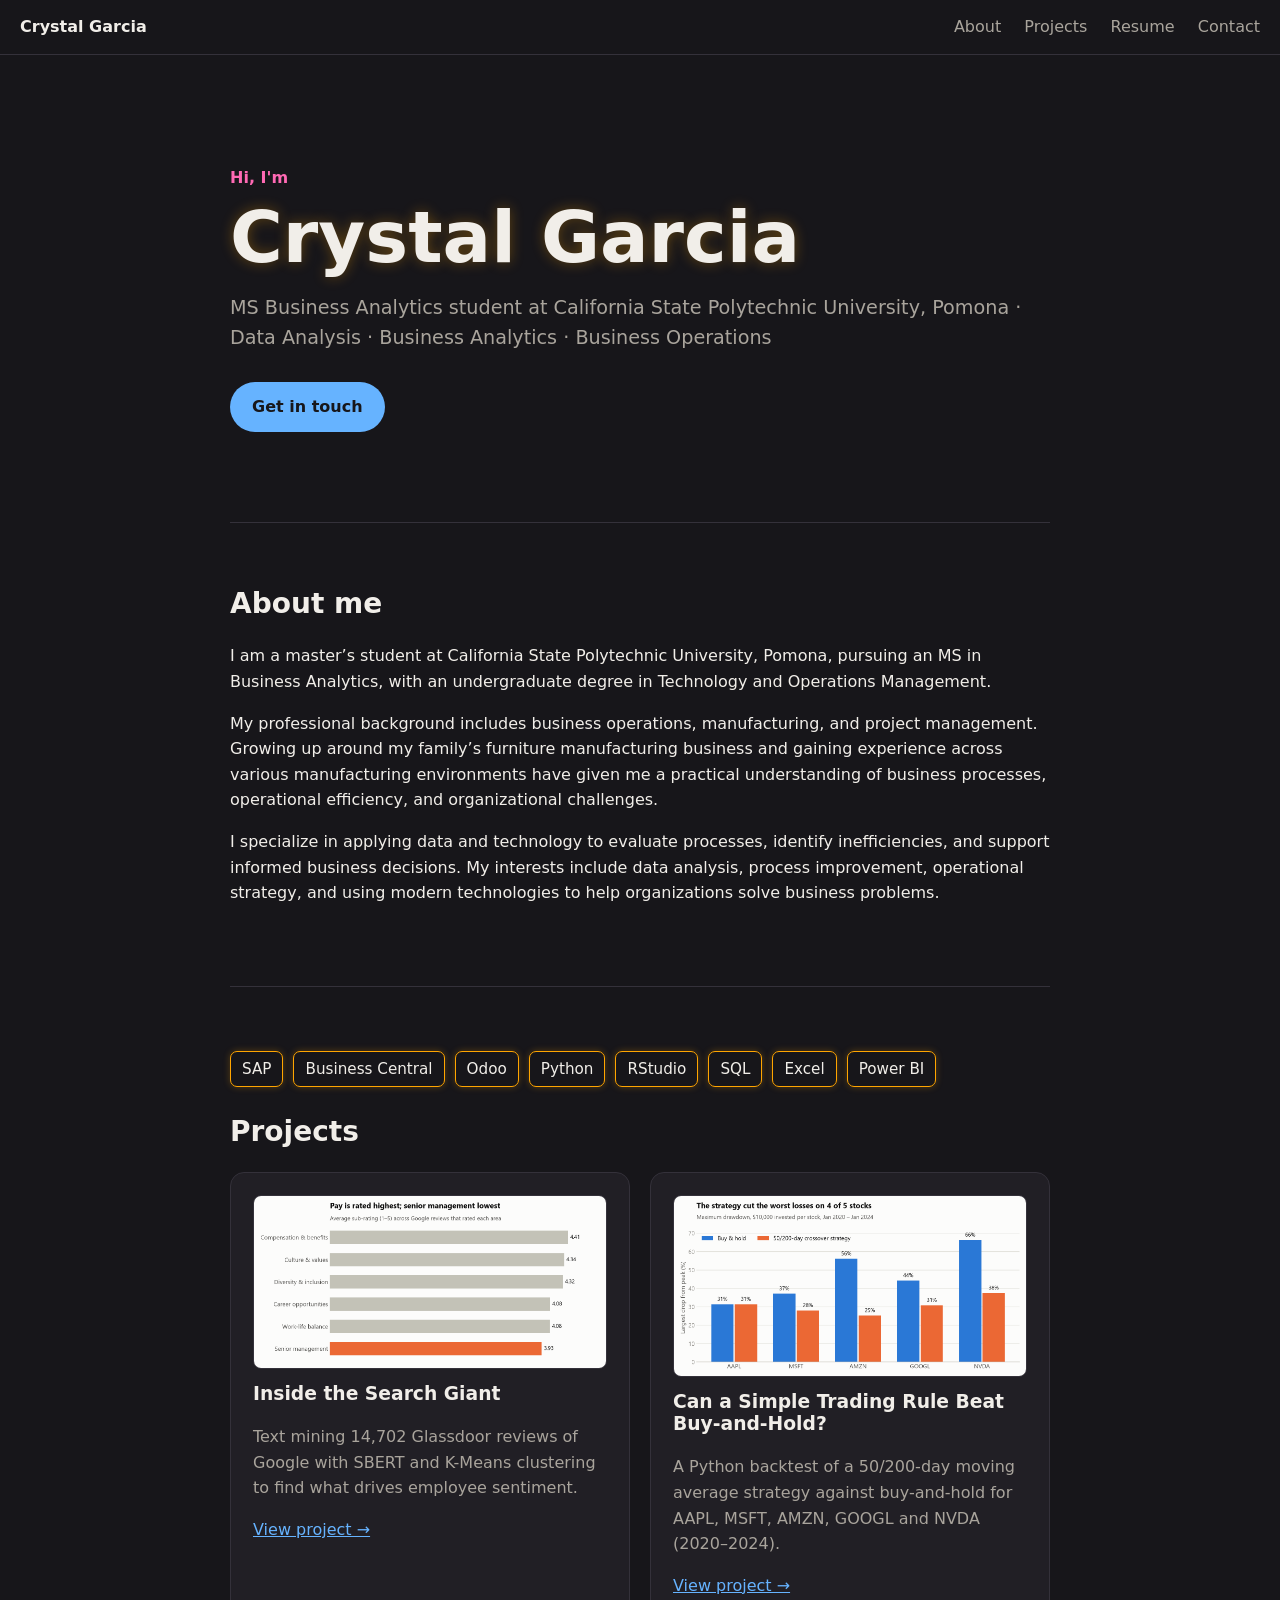
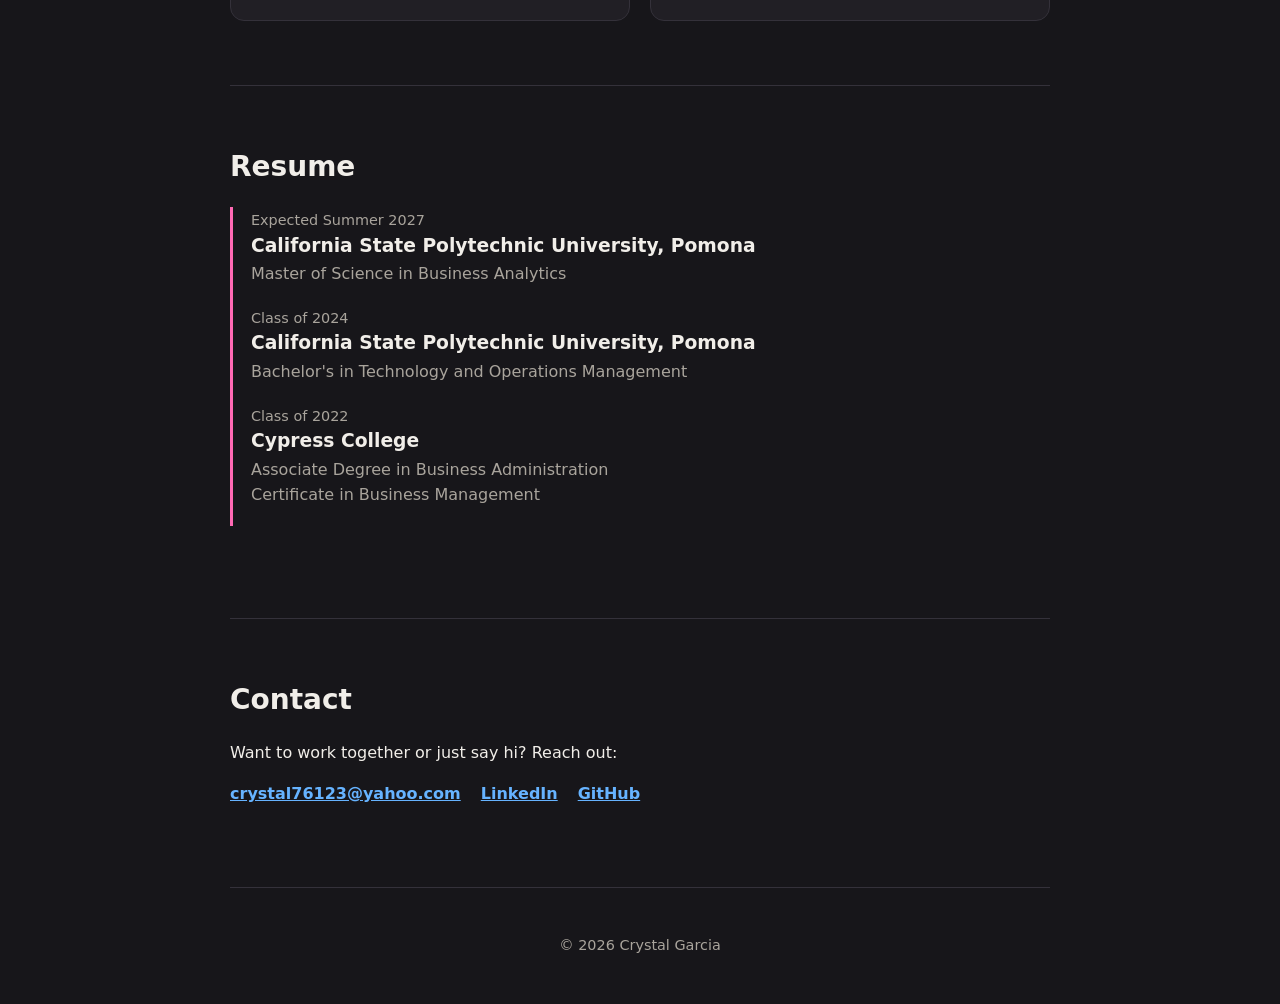
<file: index.html>
<!DOCTYPE html>
<html lang="en">
<head>
  <meta charset="UTF-8">
  <meta name="viewport" content="width=device-width, initial-scale=1.0">
  <!-- The text in the browser tab -->
  <title>Crystal Garcia</title>
  <meta name="description" content="Crystal Garcia: MS Business Analytics student at California State Polytechnic University, Pomona.">
  <link rel="stylesheet" href="style.css?v=20261012-3">
</head>
<body>

  <!-- ============ TOP NAVIGATION ============ -->
  <header class="nav">
    <a class="logo" href="#top">Crystal Garcia</a>
    <nav>
      <a href="#about">About</a>
      <a href="#projects">Projects</a>
      <a href="#resume">Resume</a>
      <a href="#contact">Contact</a>
    </nav>
  </header>

  <main id="top">

    <!-- ============ HERO (the big intro at the top) ============ -->
    <section class="hero">
      <p class="eyebrow">Hi, I'm</p>
      <h1>Crystal Garcia</h1>
      <!-- EDIT ME: a one-line description of yourself -->
      <p class="tagline">MS Business Analytics student at California State Polytechnic University, Pomona &middot; Data Analysis &middot; Business Analytics &middot; Business Operations</p>
      <a class="button" href="#contact">Get in touch</a>
    </section>

    <!-- ============ ABOUT ============ -->
    <section id="about">
      <h2>About me</h2>
      <!-- EDIT ME: write 2–4 sentences about who you are and what you're into -->
      <p>
        I am a master’s student at California State Polytechnic University, Pomona, pursuing an MS in Business Analytics, with an undergraduate degree in Technology and Operations Management.
      </p>
      <p>
        My professional background includes business operations, manufacturing, and project management. Growing up around my family’s furniture manufacturing business and gaining experience across various manufacturing environments have given me a practical understanding of business processes, operational efficiency, and organizational challenges.
      </p>
      <p>
        I specialize in applying data and technology to evaluate processes, identify inefficiencies, and support informed business decisions. My interests include data analysis, process improvement, operational strategy, and using modern technologies to help organizations solve business problems.
      </p>
    </section>

    <!-- ============ PROJECTS ============ -->
    <!-- To add a project: copy one whole <article> ... </article> block and paste it below the others. -->
    <section id="projects">
      <ul class="skill-tags" aria-label="Tools and platforms">
        <li>SAP</li>
        <li>Business Central</li>
        <li>Odoo</li>
        <li>Python</li>
        <li>RStudio</li>
        <li>SQL</li>
        <li>Excel</li>
        <li>Power BI</li>
      </ul>
      <h2>Projects</h2>
      <div class="grid">

        <article class="card">
          <img class="card-img" src="projects/google-reviews/chart_3_subratings.png" alt="Chart of Google employee sub-ratings">
          <h3>Inside the Search Giant</h3>
          <p>Text mining 14,702 Glassdoor reviews of Google with SBERT and K-Means clustering to find what drives employee sentiment.</p>
          <a href="projects/google-reviews/index.html">View project &rarr;</a>
        </article>

        <article class="card">
          <img class="card-img" src="projects/stock-backtest/drawdown_comparison.png" alt="Chart comparing drawdowns of buy-and-hold and a moving average strategy">
          <h3>Can a Simple Trading Rule Beat Buy-and-Hold?</h3>
          <p>A Python backtest of a 50/200-day moving average strategy against buy-and-hold for AAPL, MSFT, AMZN, GOOGL and NVDA (2020–2024).</p>
          <a href="projects/stock-backtest/index.html">View project &rarr;</a>
        </article>

      </div>
    </section>

    <!-- ============ RESUME ============ -->
    <section id="resume">
      <h2>Resume</h2>
      <div class="timeline">
        <div class="item">
          <span class="when">Expected Summer 2027</span>
          <h3>California State Polytechnic University, Pomona</h3>
          <p>Master of Science in Business Analytics</p>
        </div>
        <div class="item">
          <span class="when">Class of 2024</span>
          <h3>California State Polytechnic University, Pomona</h3>
          <p>Bachelor's in Technology and Operations Management</p>
        </div>
        <div class="item">
          <span class="when">Class of 2022</span>
          <h3>Cypress College</h3>
          <p>Associate Degree in Business Administration</p>
          <p>Certificate in Business Management</p>
        </div>
      </div>
    </section>

    <!-- ============ CONTACT ============ -->
    <section id="contact">
      <h2>Contact</h2>
      <p>Want to work together or just say hi? Reach out:</p>
      <ul class="links">
        <!-- EDIT ME: replace these with your real links, or delete the ones you don't want -->
        <li><a href="mailto:crystal76123@yahoo.com">crystal76123@yahoo.com</a></li>
        <li><a href="https://www.linkedin.com/in/crystal-g-053426270/">LinkedIn</a></li>
        <li><a href="https://github.com/crystal76123">GitHub</a></li>
      </ul>
    </section>

  </main>

  <footer>
    <p>&copy; 2026 Crystal Garcia</p>
  </footer>

</body>
</html>
</file>
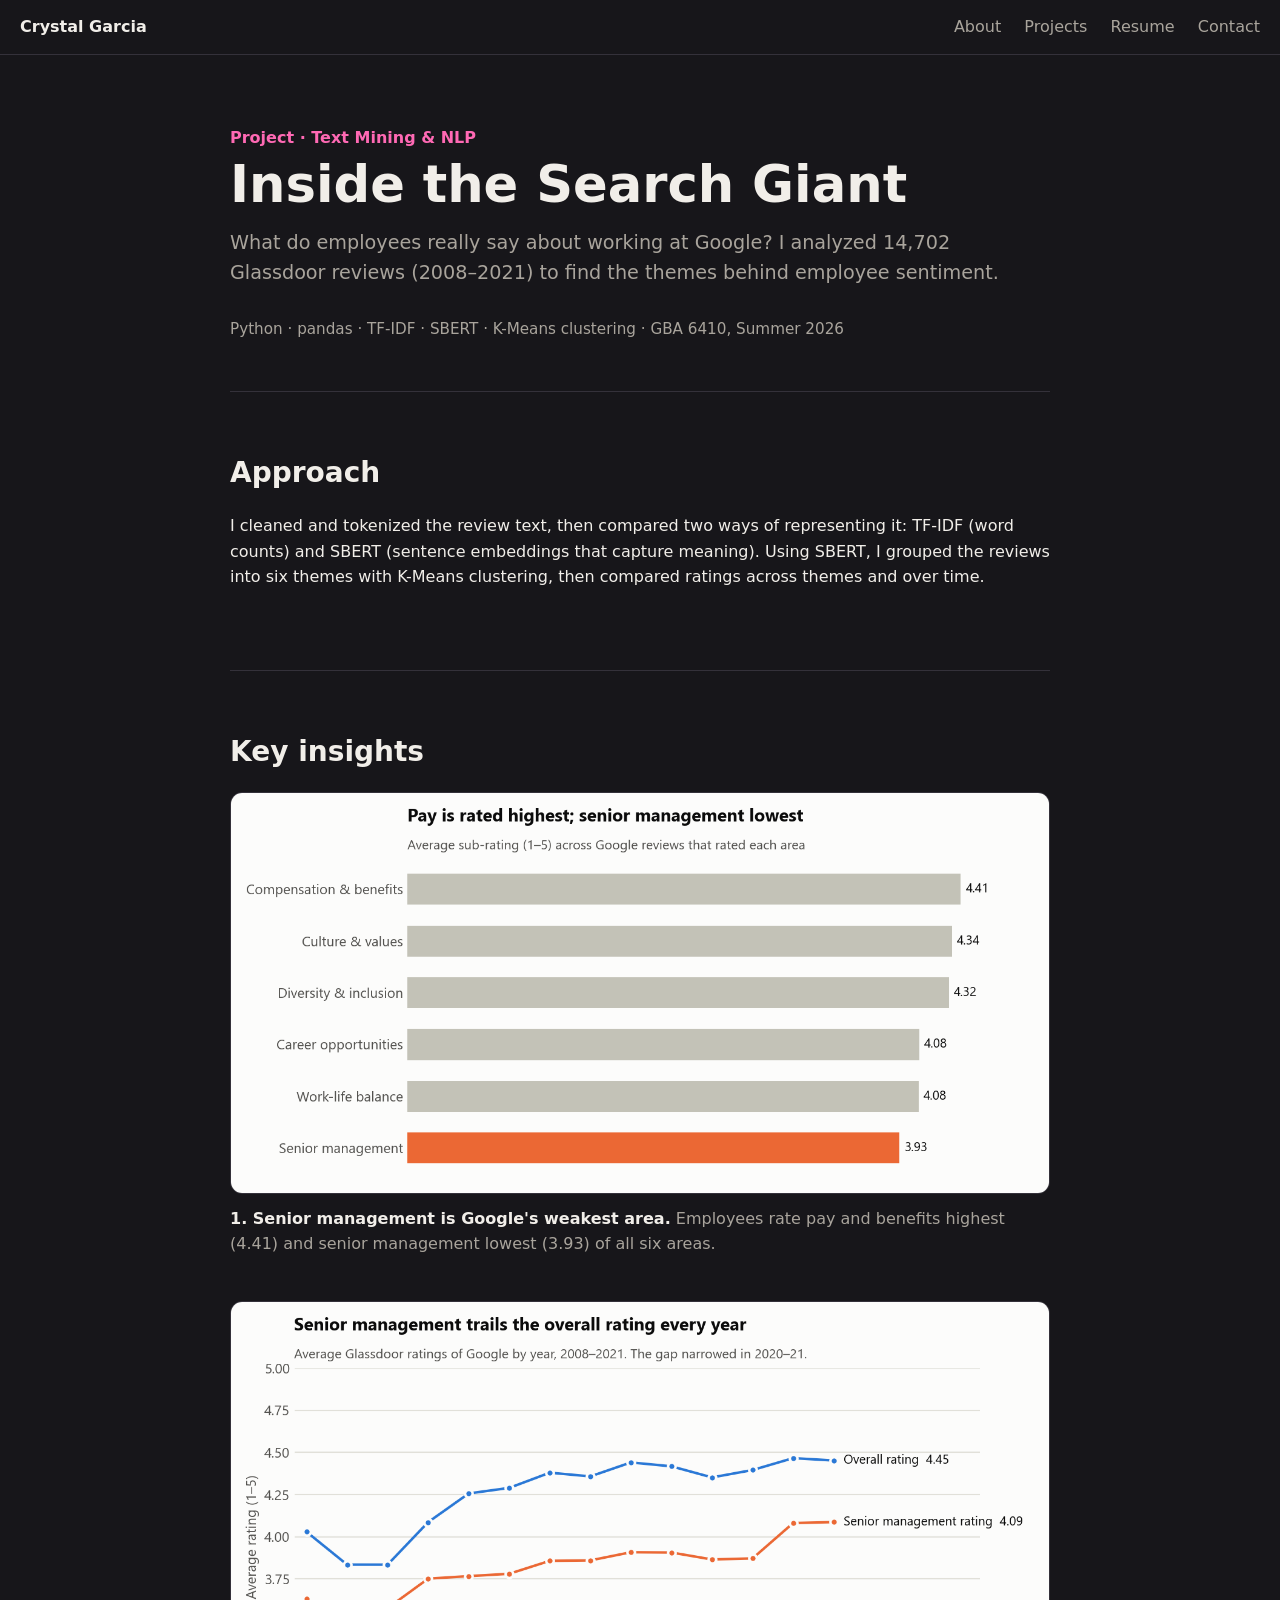
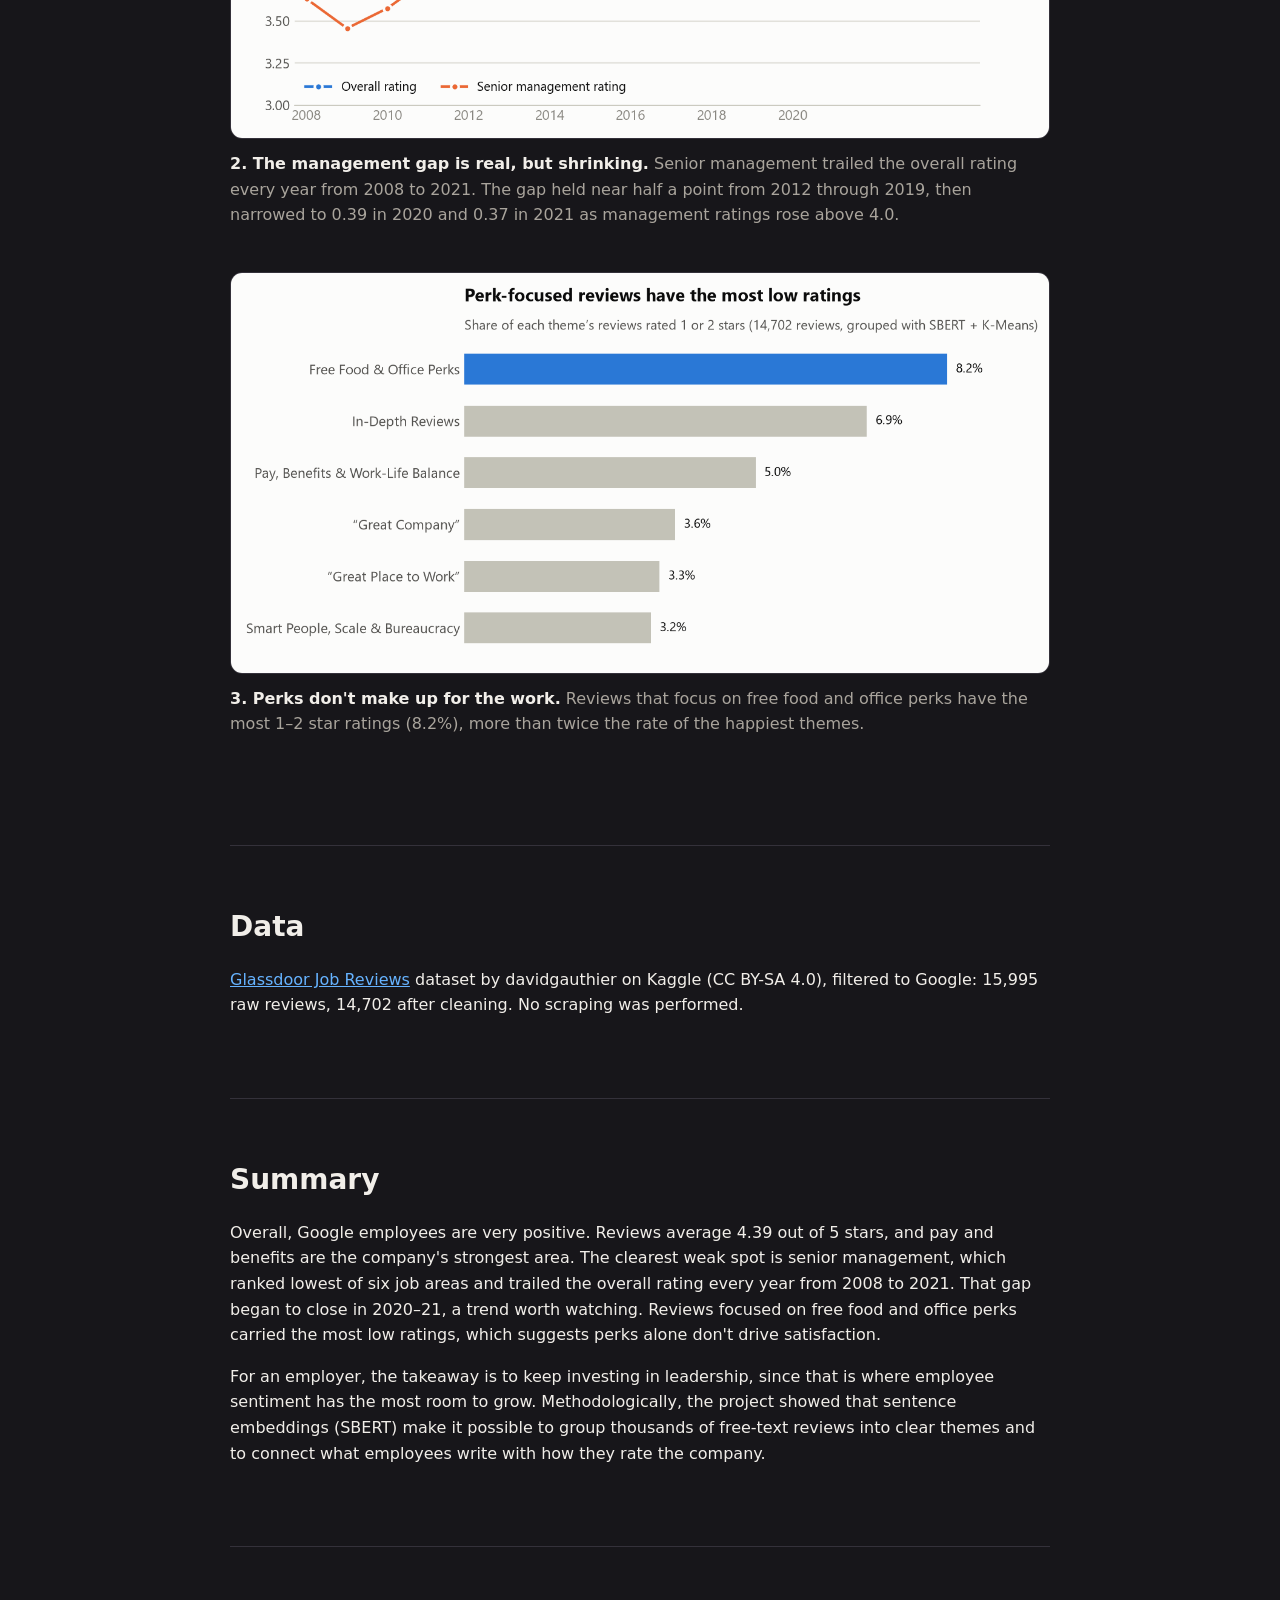
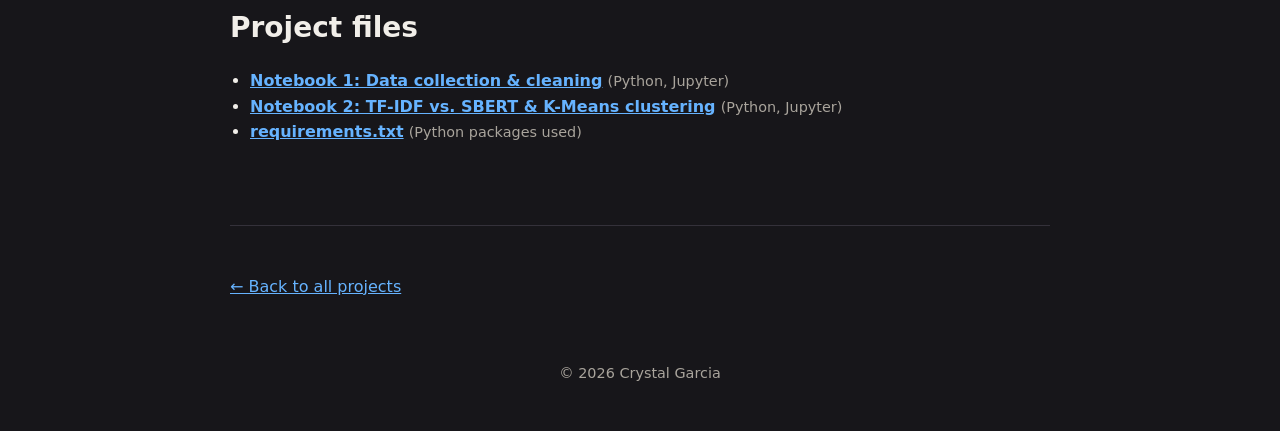
<file: projects/google-reviews/index.html>
<!DOCTYPE html>
<html lang="en">
<head>
  <meta charset="UTF-8">
  <meta name="viewport" content="width=device-width, initial-scale=1.0">
  <title>Inside the Search Giant | Crystal Garcia</title>
  <meta name="description" content="Text mining 14,702 Glassdoor employee reviews of Google to find what drives employee sentiment.">
  <!-- "../../" means "go up two folders" to reach the main style.css -->
  <link rel="stylesheet" href="../../style.css">
</head>
<body>

  <header class="nav">
    <a class="logo" href="../../">Crystal Garcia</a>
    <nav>
      <a href="../../#about">About</a>
      <a href="../../#projects">Projects</a>
      <a href="../../#resume">Resume</a>
      <a href="../../#contact">Contact</a>
    </nav>
  </header>

  <main>

    <!-- ============ TITLE ============ -->
    <section class="project-hero">
      <p class="eyebrow">Project &middot; Text Mining &amp; NLP</p>
      <h1>Inside the Search Giant</h1>
      <p class="tagline">
        What do employees really say about working at Google? I analyzed 14,702 Glassdoor
        reviews (2008–2021) to find the themes behind employee sentiment.
      </p>
      <p class="tools">Python &middot; pandas &middot; TF-IDF &middot; SBERT &middot; K-Means clustering &middot; GBA 6410, Summer 2026</p>
    </section>

    <!-- ============ APPROACH ============ -->
    <section>
      <h2>Approach</h2>
      <p>
        I cleaned and tokenized the review text, then compared two ways of representing it:
        TF-IDF (word counts) and SBERT (sentence embeddings that capture meaning).
        Using SBERT, I grouped the reviews into six themes with K-Means clustering,
        then compared ratings across themes and over time.
      </p>
    </section>

    <!-- ============ INSIGHTS ============ -->
    <!-- To add another insight: copy one <figure> ... </figure> block -->
    <section>
      <h2>Key insights</h2>

      <figure>
        <img src="chart_3_subratings.png" alt="Average sub-ratings: compensation and benefits 4.41, culture and values 4.34, diversity and inclusion 4.32, career opportunities 4.08, work-life balance 4.08, senior management 3.93">
        <figcaption><strong>1. Senior management is Google's weakest area.</strong> Employees rate pay and benefits highest (4.41) and senior management lowest (3.93) of all six areas.</figcaption>
      </figure>

      <figure>
        <img src="chart_1_management.png" alt="Line chart from 2008 to 2021: overall rating rises from about 4.0 to 4.45; senior management rating rises from about 3.6 to 4.09, staying below overall every year">
        <figcaption><strong>2. The management gap is real, but shrinking.</strong> Senior management trailed the overall rating every year from 2008 to 2021. The gap held near half a point from 2012 through 2019, then narrowed to 0.39 in 2020 and 0.37 in 2021 as management ratings rose above 4.0.</figcaption>
      </figure>

      <figure>
        <img src="chart_2_low_ratings.png" alt="Share of 1 to 2 star reviews by theme: free food and office perks 8.2%, in-depth reviews 6.9%, pay benefits and work-life balance 5.0%, great company 3.6%, great place to work 3.3%, smart people scale and bureaucracy 3.2%">
        <figcaption><strong>3. Perks don't make up for the work.</strong> Reviews that focus on free food and office perks have the most 1–2 star ratings (8.2%), more than twice the rate of the happiest themes.</figcaption>
      </figure>
    </section>

    <!-- ============ DATA ============ -->
    <section>
      <h2>Data</h2>
      <p>
        <a href="https://www.kaggle.com/datasets/davidgauthier/glassdoor-job-reviews">Glassdoor Job Reviews</a>
        dataset by davidgauthier on Kaggle (CC BY-SA 4.0), filtered to Google:
        15,995 raw reviews, 14,702 after cleaning. No scraping was performed.
      </p>
    </section>

    <!-- ============ SUMMARY ============ -->
    <section>
      <h2>Summary</h2>
      <p>
        Overall, Google employees are very positive. Reviews average 4.39 out of 5 stars, and pay and benefits
        are the company's strongest area. The clearest weak spot is senior management, which ranked lowest
        of six job areas and trailed the overall rating every year from 2008 to 2021. That gap began to close
        in 2020–21, a trend worth watching. Reviews focused on free food and office perks carried the most
        low ratings, which suggests perks alone don't drive satisfaction.
      </p>
      <p>
        For an employer, the takeaway is to keep investing in leadership, since that is where employee
        sentiment has the most room to grow. Methodologically, the project showed that sentence embeddings
        (SBERT) make it possible to group thousands of free-text reviews into clear themes and to connect
        what employees write with how they rate the company.
      </p>
    </section>

    <!-- ============ PROJECT FILES ============ -->
    <section>
      <h2>Project files</h2>
      <ul class="files">
        <li><a href="https://github.com/crystal76123/crystal76123.github.io/blob/main/projects/google-reviews/files/1_data_cleaning.ipynb">Notebook 1: Data collection &amp; cleaning</a> <span>(Python, Jupyter)</span></li>
        <li><a href="https://github.com/crystal76123/crystal76123.github.io/blob/main/projects/google-reviews/files/2_text_representation_and_clustering.ipynb">Notebook 2: TF-IDF vs. SBERT &amp; K-Means clustering</a> <span>(Python, Jupyter)</span></li>
        <li><a href="https://github.com/crystal76123/crystal76123.github.io/blob/main/projects/google-reviews/files/requirements.txt">requirements.txt</a> <span>(Python packages used)</span></li>
      </ul>
    </section>

    <p class="back"><a href="../../#projects">&larr; Back to all projects</a></p>

  </main>

  <footer>
    <p>&copy; 2026 Crystal Garcia</p>
  </footer>

</body>
</html>
</file>
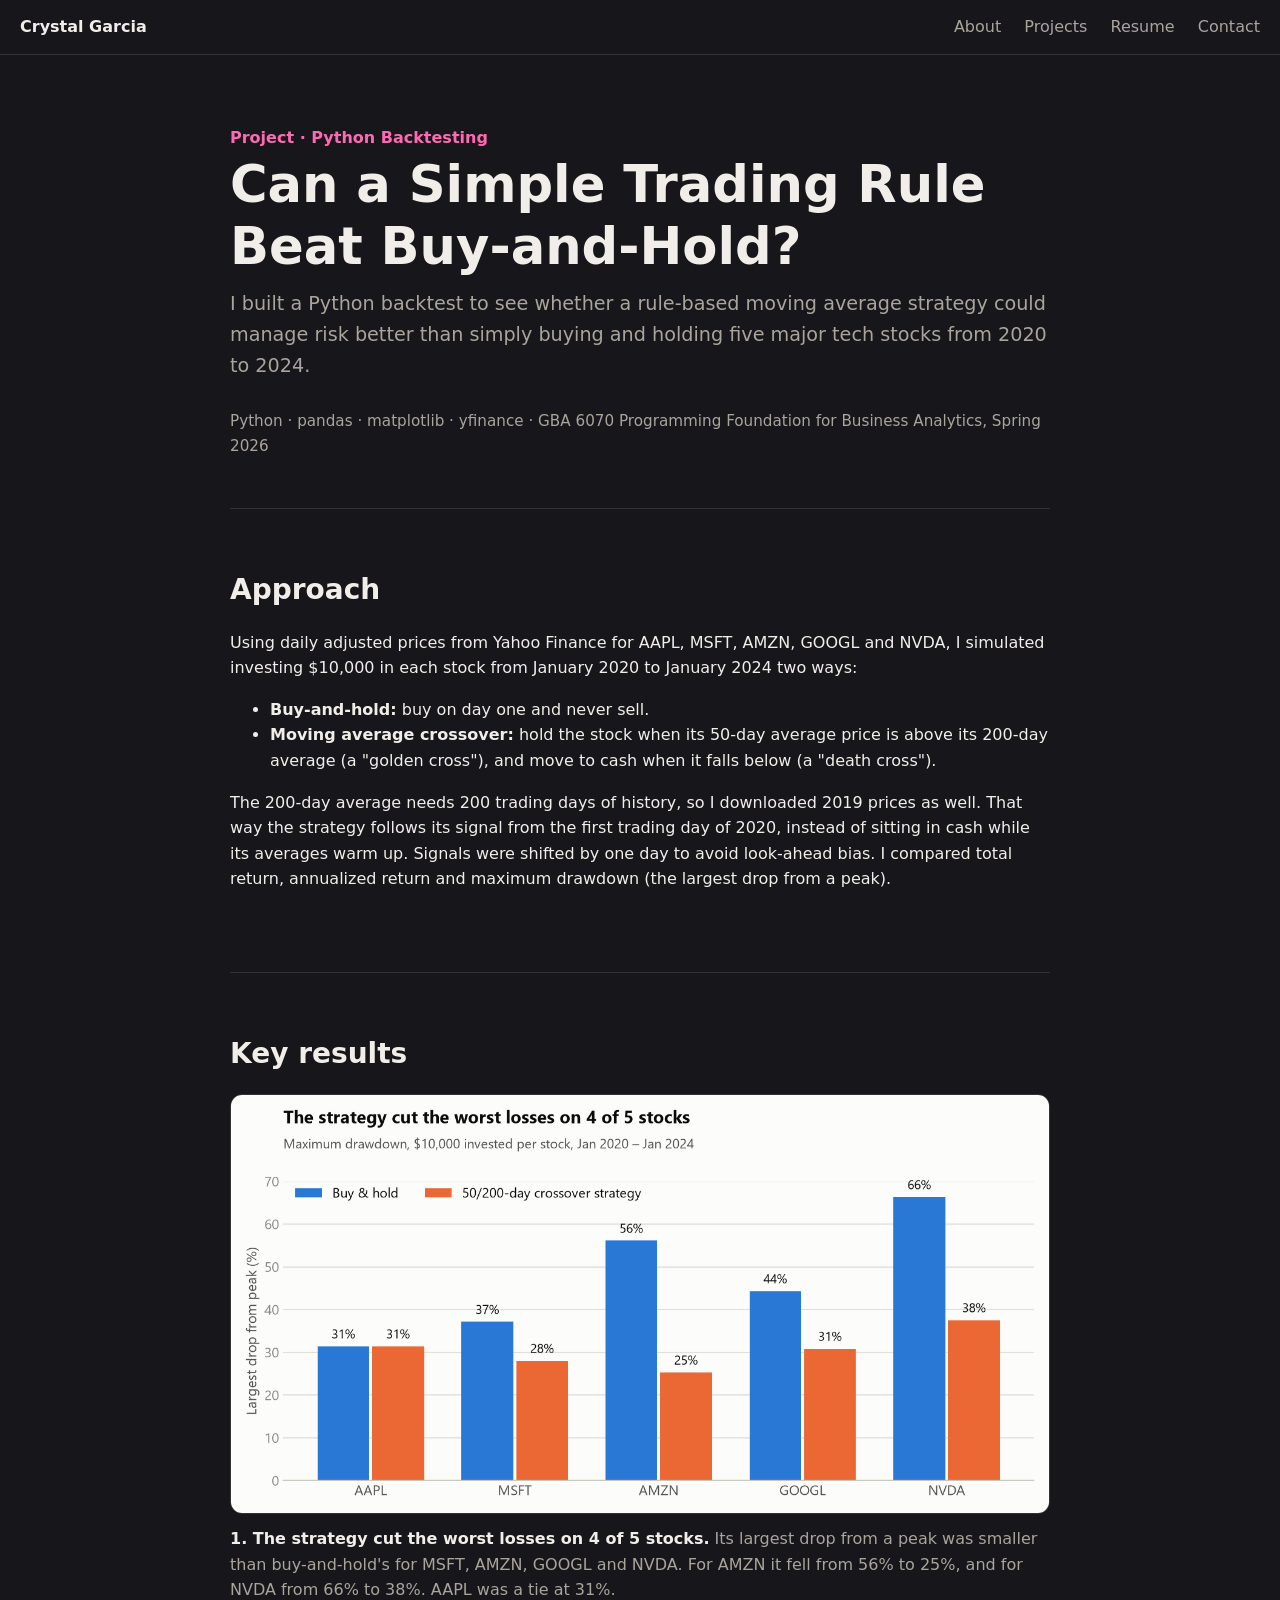
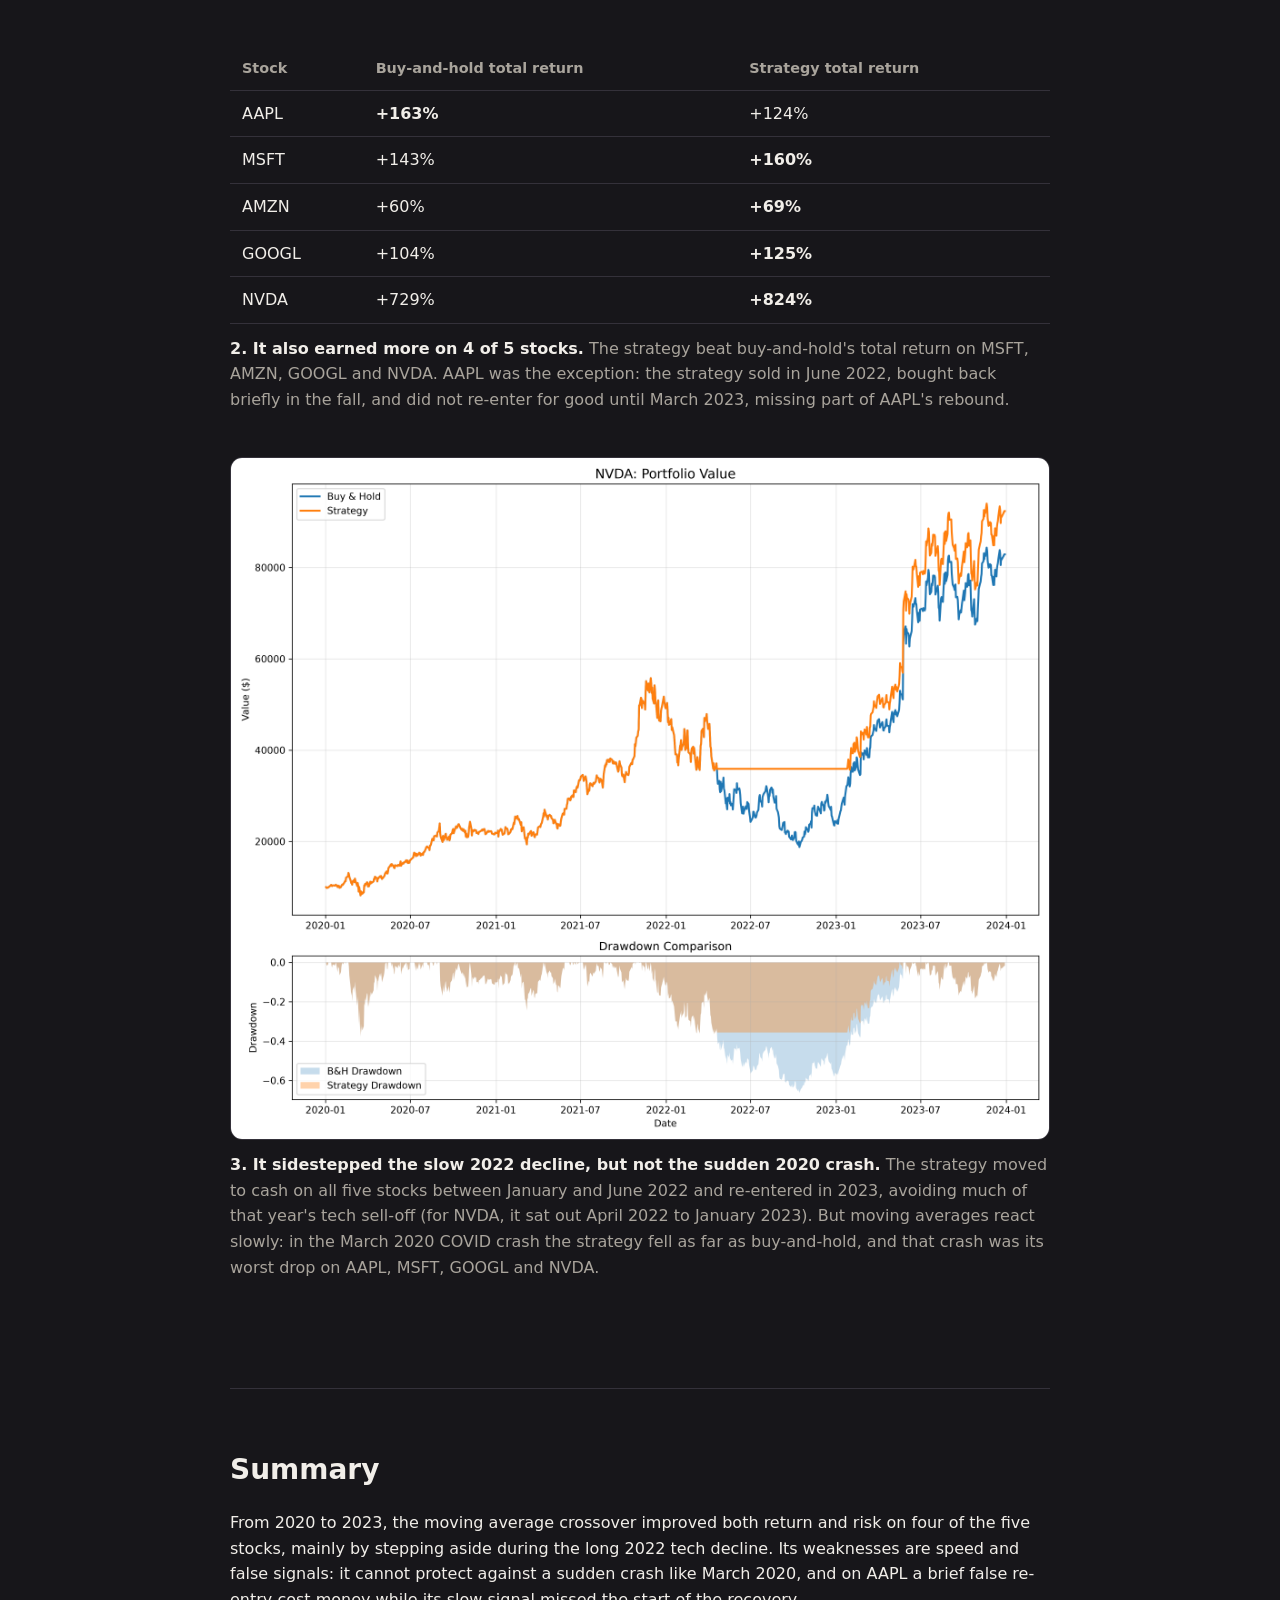
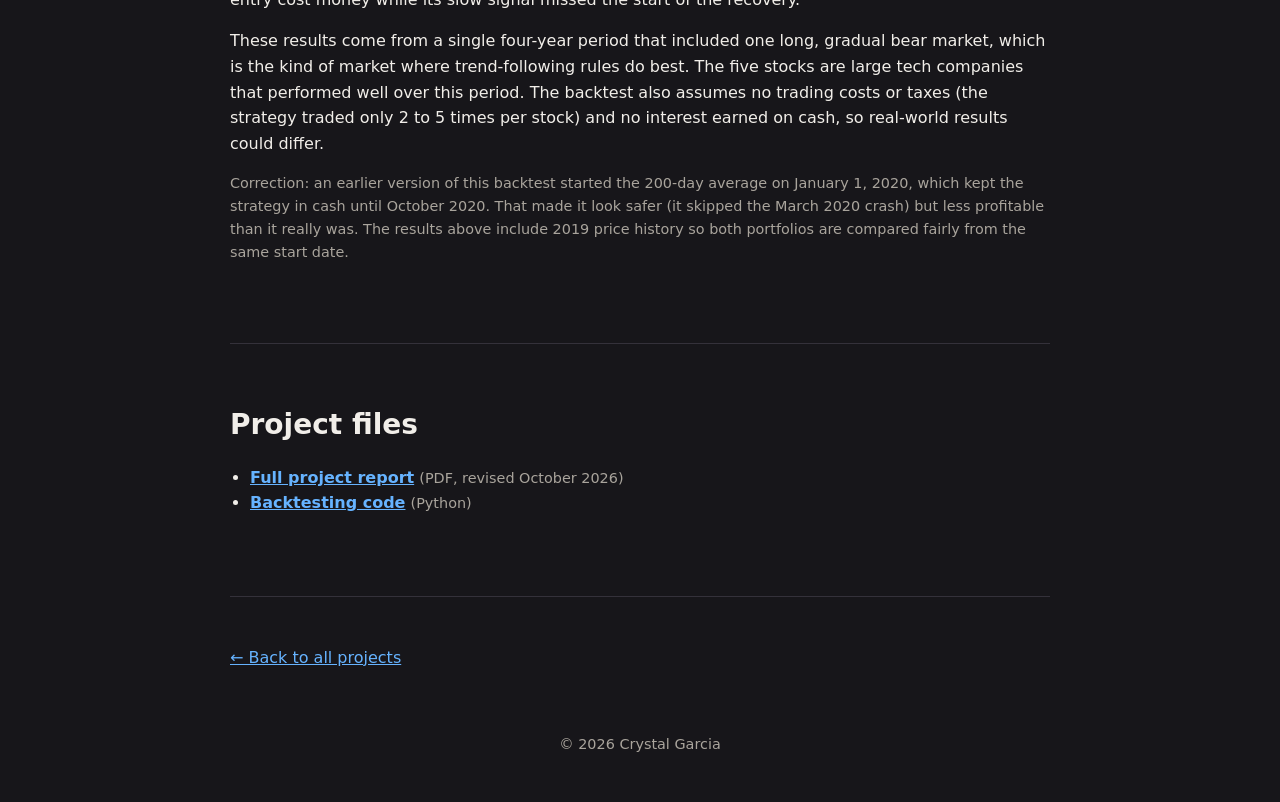
<file: projects/stock-backtest/index.html>
<!DOCTYPE html>
<html lang="en">
<head>
  <meta charset="UTF-8">
  <meta name="viewport" content="width=device-width, initial-scale=1.0">
  <title>Stock Strategy Backtest | Crystal Garcia</title>
  <meta name="description" content="A Python backtest of a 50/200-day moving average crossover strategy against buy-and-hold for five large tech stocks.">
  <!-- "../../" means "go up two folders" to reach the main style.css -->
  <link rel="stylesheet" href="../../style.css">
</head>
<body>

  <header class="nav">
    <a class="logo" href="../../">Crystal Garcia</a>
    <nav>
      <a href="../../#about">About</a>
      <a href="../../#projects">Projects</a>
      <a href="../../#resume">Resume</a>
      <a href="../../#contact">Contact</a>
    </nav>
  </header>

  <main>

    <!-- ============ TITLE ============ -->
    <section class="project-hero">
      <p class="eyebrow">Project &middot; Python Backtesting</p>
      <h1>Can a Simple Trading Rule Beat Buy-and-Hold?</h1>
      <p class="tagline">
        I built a Python backtest to see whether a rule-based moving average strategy could manage risk
        better than simply buying and holding five major tech stocks from 2020 to 2024.
      </p>
      <p class="tools">Python &middot; pandas &middot; matplotlib &middot; yfinance &middot; GBA 6070 Programming Foundation for Business Analytics, Spring 2026</p>
    </section>

    <!-- ============ APPROACH ============ -->
    <section>
      <h2>Approach</h2>
      <p>
        Using daily adjusted prices from Yahoo Finance for AAPL, MSFT, AMZN, GOOGL and NVDA, I simulated
        investing $10,000 in each stock from January 2020 to January 2024 two ways:
      </p>
      <ul>
        <li><strong>Buy-and-hold:</strong> buy on day one and never sell.</li>
        <li><strong>Moving average crossover:</strong> hold the stock when its 50-day average price is above its 200-day average (a "golden cross"), and move to cash when it falls below (a "death cross").</li>
      </ul>
      <p>
        The 200-day average needs 200 trading days of history, so I downloaded 2019 prices as well. That way the
        strategy follows its signal from the first trading day of 2020, instead of sitting in cash while its averages warm up.
        Signals were shifted by one day to avoid look-ahead bias. I compared total return, annualized return
        and maximum drawdown (the largest drop from a peak).
      </p>
    </section>

    <!-- ============ RESULTS ============ -->
    <section>
      <h2>Key results</h2>

      <figure>
        <img src="drawdown_comparison.png" alt="Maximum drawdown, buy and hold vs strategy: AAPL 31% vs 31%, MSFT 37% vs 28%, AMZN 56% vs 25%, GOOGL 44% vs 31%, NVDA 66% vs 38%">
        <figcaption><strong>1. The strategy cut the worst losses on 4 of 5 stocks.</strong> Its largest drop from a peak was smaller than buy-and-hold's for MSFT, AMZN, GOOGL and NVDA. For AMZN it fell from 56% to 25%, and for NVDA from 66% to 38%. AAPL was a tie at 31%.</figcaption>
      </figure>

      <div class="table-wrap">
        <table>
          <thead>
            <tr><th>Stock</th><th>Buy-and-hold total return</th><th>Strategy total return</th></tr>
          </thead>
          <tbody>
            <tr><td>AAPL</td><td><strong>+163%</strong></td><td>+124%</td></tr>
            <tr><td>MSFT</td><td>+143%</td><td><strong>+160%</strong></td></tr>
            <tr><td>AMZN</td><td>+60%</td><td><strong>+69%</strong></td></tr>
            <tr><td>GOOGL</td><td>+104%</td><td><strong>+125%</strong></td></tr>
            <tr><td>NVDA</td><td>+729%</td><td><strong>+824%</strong></td></tr>
          </tbody>
        </table>
      </div>
      <p class="caption"><strong>2. It also earned more on 4 of 5 stocks.</strong> The strategy beat buy-and-hold's total return on MSFT, AMZN, GOOGL and NVDA. AAPL was the exception: the strategy sold in June 2022, bought back briefly in the fall, and did not re-enter for good until March 2023, missing part of AAPL's rebound.</p>

      <figure>
        <img src="nvda_results.png" alt="NVDA portfolio value 2020 to 2024: the strategy matches buy-and-hold until April 2022, stays flat in cash through the 2022 decline, re-enters in January 2023 and finishes above buy-and-hold">
        <figcaption><strong>3. It sidestepped the slow 2022 decline, but not the sudden 2020 crash.</strong> The strategy moved to cash on all five stocks between January and June 2022 and re-entered in 2023, avoiding much of that year's tech sell-off (for NVDA, it sat out April 2022 to January 2023). But moving averages react slowly: in the March 2020 COVID crash the strategy fell as far as buy-and-hold, and that crash was its worst drop on AAPL, MSFT, GOOGL and NVDA.</figcaption>
      </figure>
    </section>

    <!-- ============ SUMMARY ============ -->
    <section>
      <h2>Summary</h2>
      <p>
        From 2020 to 2023, the moving average crossover improved both return and risk on four of the five stocks,
        mainly by stepping aside during the long 2022 tech decline. Its weaknesses are speed and false signals:
        it cannot protect against a sudden crash like March 2020, and on AAPL a brief false re-entry cost money
        while its slow signal missed the start of the recovery.
      </p>
      <p>
        These results come from a single four-year period that included one long, gradual bear market, which is
        the kind of market where trend-following rules do best. The five stocks are large tech companies that
        performed well over this period. The backtest also assumes no trading costs or taxes (the strategy traded
        only 2 to 5 times per stock) and no interest earned on cash, so real-world results could differ.
      </p>
      <p class="note">
        Correction: an earlier version of this backtest started the 200-day average on January 1, 2020, which kept
        the strategy in cash until October 2020. That made it look safer (it skipped the March 2020 crash) but
        less profitable than it really was. The results above include 2019 price
        history so both portfolios are compared fairly from the same start date.
      </p>
    </section>

    <!-- ============ PROJECT FILES ============ -->
    <section>
      <h2>Project files</h2>
      <ul class="files">
        <li><a href="files/Stock_Backtest_Report_Crystal_Garcia.pdf">Full project report</a> <span>(PDF, revised October 2026)</span></li>
        <li><a href="https://github.com/crystal76123/crystal76123.github.io/blob/main/projects/stock-backtest/files/stock_backtest.py">Backtesting code</a> <span>(Python)</span></li>
      </ul>
    </section>

    <p class="back"><a href="../../#projects">&larr; Back to all projects</a></p>

  </main>

  <footer>
    <p>&copy; 2026 Crystal Garcia</p>
  </footer>

</body>
</html>
</file>
<file: style.css>
/* ===========================================================
   COLORS & FONTS: change these to restyle the whole site
   =========================================================== */
:root {
  --bg: #17161a;          /* page background */
  --text: #f1eee9;        /* main text */
  --muted: #a9a49c;       /* softer text */
  --accent-hot-pink: hotpink;
  --accent-orange: orange;
  --accent-blue: #66b3ff;
  --card: #211f25;        /* project card background */
  --border: #34313a;
  --font: system-ui, -apple-system, "Segoe UI", Roboto, sans-serif;
}

/* ===========================================================
   BASICS
   =========================================================== */
* { box-sizing: border-box; }

html { scroll-behavior: smooth; }

body {
  margin: 0;
  background: var(--bg);
  color: var(--text);
  font-family: var(--font);
  line-height: 1.6;
}

main {
  max-width: 860px;
  margin: 0 auto;
  padding: 0 20px;
}

section {
  padding: 64px 0;
  border-bottom: 1px solid var(--border);
  scroll-margin-top: 60px; /* so the nav bar doesn't cover headings */
}

h1, h2, h3 { line-height: 1.2; }
h2 { font-size: 1.75rem; margin-top: 0; }

a { color: var(--accent-blue); }

.skill-tags {
  display: flex;
  flex-wrap: wrap;
  gap: 10px;
  list-style: none;
  margin: 0 0 28px;
  padding: 0;
}
.skill-tags li {
  border: 1px solid var(--accent-orange);
  border-radius: 7px;
  padding: 5px 11px;
  color: var(--text);
  font-size: 0.95rem;
  box-shadow: 0 0 7px rgba(255, 165, 0, 0.28);
}

/* ===========================================================
   NAVIGATION BAR
   =========================================================== */
.nav {
  position: sticky;
  top: 0;
  z-index: 10;
  display: flex;
  justify-content: space-between;
  align-items: center;
  flex-wrap: wrap;
  gap: 8px;
  padding: 14px 20px;
  background: var(--bg);
  border-bottom: 1px solid var(--border);
}
.logo {
  font-weight: 700;
  color: var(--text);
  text-decoration: none;
}
.nav nav a {
  margin-left: 18px;
  color: var(--muted);
  text-decoration: none;
}
.nav nav a:hover { color: var(--accent-blue); }

/* ===========================================================
   HERO
   =========================================================== */
.hero { padding: 110px 0 90px; }
.eyebrow { color: var(--accent-hot-pink); font-weight: 600; margin: 0; }
.hero h1 {
  font-size: clamp(2.5rem, 8vw, 4.5rem);
  margin: 4px 0 12px;
  text-shadow: 0 0 14px rgba(255, 165, 0, 0.32);
}
.tagline { font-size: 1.2rem; color: var(--muted); margin: 0 0 28px; }

/* ===========================================================
   BUTTONS
   =========================================================== */
.button {
  display: inline-block;
  padding: 12px 22px;
  border-radius: 999px;
  background: var(--accent-orange);
  color: var(--bg);
  text-decoration: none;
  font-weight: 600;
}
.hero .button { background: var(--accent-blue); }
.button.secondary {
  background: transparent;
  color: var(--accent-blue);
  border: 2px solid var(--accent-blue);
}

/* ===========================================================
   PROJECT CARDS
   =========================================================== */
.grid {
  display: grid;
  grid-template-columns: repeat(auto-fit, minmax(230px, 1fr));
  gap: 20px;
}
.card {
  background: var(--card);
  border: 1px solid var(--border);
  border-radius: 14px;
  padding: 22px;
}
.card h3 { margin-top: 0; }
.card p { color: var(--muted); }

.card-img {
  display: block;
  width: 100%;
  border-radius: 8px;
  margin-bottom: 14px;
  border: 1px solid var(--border);
}

/* ===========================================================
   PROJECT PAGES
   =========================================================== */
.project-hero { padding: 70px 0 50px; }
.project-hero h1 { font-size: clamp(2rem, 6vw, 3.2rem); margin: 4px 0 12px; }
.tools { color: var(--muted); font-size: 0.95rem; margin: 0; }

figure { margin: 0 0 44px; }
figure img {
  display: block;
  width: 100%;
  height: auto;
  border-radius: 12px;
  border: 1px solid var(--border);
}
figcaption { margin-top: 12px; color: var(--muted); }
figcaption strong { color: var(--text); }

.back { padding: 32px 0 0; }

/* Results tables on project pages */
.table-wrap { overflow-x: auto; }
table { width: 100%; border-collapse: collapse; font-variant-numeric: tabular-nums; }
th, td { padding: 10px 12px; text-align: left; border-bottom: 1px solid var(--border); }
th { font-size: 0.9rem; color: var(--muted); font-weight: 600; }
.caption { margin: 12px 0 44px; color: var(--muted); }
.caption strong { color: var(--text); }

/* Project files list */
.files { padding-left: 20px; }
.files a { font-weight: 600; }
.files span { color: var(--muted); font-size: 0.9rem; }
.note { color: var(--muted); font-size: 0.9rem; }

/* ===========================================================
   RESUME TIMELINE
   =========================================================== */
.timeline { margin-bottom: 28px; }
.item {
  border-left: 3px solid var(--accent-hot-pink);
  padding: 0 0 18px 18px;
}
.item h3 { margin: 2px 0 4px; }
.item p { margin: 0; color: var(--muted); }
.when { font-size: 0.9rem; color: var(--muted); }

/* ===========================================================
   CONTACT & FOOTER
   =========================================================== */
.links { list-style: none; padding: 0; display: flex; flex-wrap: wrap; gap: 20px; }
.links a { font-weight: 600; }

footer {
  text-align: center;
  color: var(--muted);
  padding: 32px 20px;
  font-size: 0.9rem;
}
</file>
